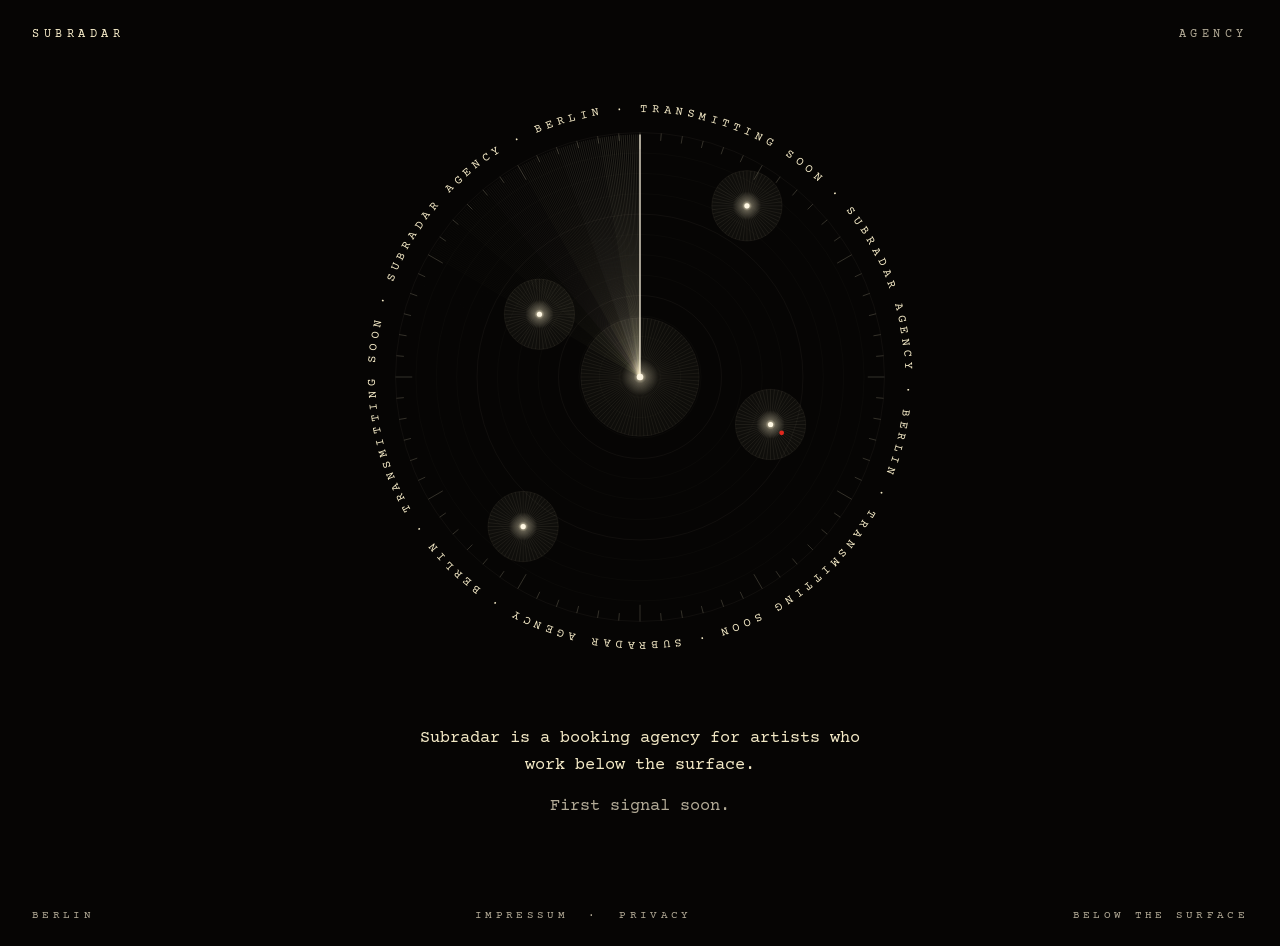
<file: index.html>
<!doctype html>
<html lang="en">
<head>
<meta charset="utf-8">
<meta name="viewport" content="width=device-width, initial-scale=1">
<title>Subradar Agency</title>
<meta name="description" content="Subradar is a booking agency for artists who work below the surface. Transmitting soon.">
<meta property="og:title" content="Subradar Agency">
<meta property="og:description" content="Booking for artists who work below the surface. Transmitting soon.">
<meta name="theme-color" content="#060504">
<link rel="icon" href="data:image/svg+xml,%3Csvg xmlns='http://www.w3.org/2000/svg' viewBox='0 0 32 32'%3E%3Crect width='32' height='32' fill='%23060504'/%3E%3Ccircle cx='16' cy='16' r='11' fill='none' stroke='%23F3E9C6' stroke-width='1'/%3E%3Ccircle cx='16' cy='16' r='2.5' fill='%23F3E9C6'/%3E%3Cline x1='16' y1='16' x2='16' y2='5' stroke='%23F3E9C6' stroke-width='1.5'/%3E%3C/svg%3E">
<style>
/* Courier Prime, Copyright 2015 The Courier Prime Project Authors, SIL Open Font License 1.1, self-hosted via Fontsource */
@font-face{font-family:'Courier Prime';font-style:normal;font-weight:400;font-display:swap;src:url([data-uri]) format('woff2');}
[hidden]{display:none !important}
body{margin:0;background:#060504}
a{color:#F3E9C6}a:hover{color:#FFFFFF}
input::placeholder,textarea::placeholder{color:#8C8574}
input:focus,textarea:focus{outline:none;border-color:#F3E9C6}
button:focus-visible{outline:1px solid #F3E9C6;outline-offset:3px}
@keyframes sr-spin{to{transform:rotate(360deg)}}
@keyframes sr-spin-rev{to{transform:rotate(-360deg)}}
.sr-ring{animation:sr-spin-rev 60s linear infinite}
@keyframes sr-blip{0%{opacity:1}8%{opacity:1}55%{opacity:0.14}100%{opacity:0.14}}
@keyframes sr-label{0%{opacity:0}3%{opacity:1}28%{opacity:1}42%{opacity:0}100%{opacity:0}}
.sr-sweep{animation:sr-spin 8s linear infinite}
.sr-blip{animation:sr-blip 8s linear infinite}
.sr-label{animation:sr-label 8s linear infinite}
@media (prefers-reduced-motion: reduce){.sr-anim{animation:none}.sr-label{opacity:1}}
</style>
</head>
<body>
<div style="min-height: 100vh; box-sizing: border-box; background: #060504; color: #F3E9C6; font-family: 'Courier Prime', 'Courier New', monospace; display: flex; flex-direction: column">
<header style="display: flex; justify-content: space-between; align-items: baseline; gap: 16px; padding: 28px 32px; font-size: 12px; letter-spacing: 0.38em">
<div>SUBRADAR</div>
<div style="color: #B3AB97">AGENCY</div>
</header>
<main style="flex: 1; width: 100%; max-width: 760px; margin: 0 auto; box-sizing: border-box; padding: 8px 24px 64px; display: flex; flex-direction: column; align-items: center; gap: 48px">
<div aria-hidden="true" style="width: 100%; max-width: 600px">
<svg viewBox="-24 -24 648 648" style="width: 100%; height: auto; display: block" aria-hidden="true"><defs><radialGradient id="glow"><stop offset="0" style="stop-color:#FFF4D2; stop-opacity:0.9"></stop><stop offset="0.35" style="stop-color:#F3E9C6; stop-opacity:0.28"></stop><stop offset="1" style="stop-color:#F3E9C6; stop-opacity:0"></stop></radialGradient></defs><circle cx="300" cy="300" r="22" fill="none" stroke="#F3E9C6" opacity="0.045" style="stroke-width:0.5"></circle><circle cx="300" cy="300" r="44" fill="none" stroke="#F3E9C6" opacity="0.045" style="stroke-width:0.5"></circle><circle cx="300" cy="300" r="66" fill="none" stroke="#F3E9C6" opacity="0.045" style="stroke-width:0.5"></circle><circle cx="300" cy="300" r="88" fill="none" stroke="#F3E9C6" opacity="0.1" style="stroke-width:0.5"></circle><circle cx="300" cy="300" r="110" fill="none" stroke="#F3E9C6" opacity="0.045" style="stroke-width:0.5"></circle><circle cx="300" cy="300" r="132" fill="none" stroke="#F3E9C6" opacity="0.045" style="stroke-width:0.5"></circle><circle cx="300" cy="300" r="154" fill="none" stroke="#F3E9C6" opacity="0.045" style="stroke-width:0.5"></circle><circle cx="300" cy="300" r="176" fill="none" stroke="#F3E9C6" opacity="0.1" style="stroke-width:0.5"></circle><circle cx="300" cy="300" r="198" fill="none" stroke="#F3E9C6" opacity="0.045" style="stroke-width:0.5"></circle><circle cx="300" cy="300" r="220" fill="none" stroke="#F3E9C6" opacity="0.045" style="stroke-width:0.5"></circle><circle cx="300" cy="300" r="242" fill="none" stroke="#F3E9C6" opacity="0.045" style="stroke-width:0.5"></circle><circle cx="300" cy="300" r="264" fill="none" stroke="#F3E9C6" opacity="0.1" style="stroke-width:0.5"></circle><path d="M546.0 300.0L564.0 300.0M555.0 322.3L563.0 323.0M552.1 344.5L560.0 345.8M547.3 366.3L555.0 368.3M540.6 387.6L548.1 390.3M532.0 408.2L539.3 411.6M513.0 423.0L528.6 432.0M509.7 446.8L516.3 451.4M496.1 464.6L502.2 469.7M481.0 481.0L486.7 486.7M464.6 496.1L469.7 502.2M446.8 509.7L451.4 516.3M423.0 513.0L432.0 528.6M408.2 532.0L411.6 539.3M387.6 540.6L390.3 548.1M366.3 547.3L368.3 555.0M344.5 552.1L345.8 560.0M322.3 555.0L323.0 563.0M300.0 546.0L300.0 564.0M277.7 555.0L277.0 563.0M255.5 552.1L254.2 560.0M233.7 547.3L231.7 555.0M212.4 540.6L209.7 548.1M191.8 532.0L188.4 539.3M177.0 513.0L168.0 528.6M153.2 509.7L148.6 516.3M135.4 496.1L130.3 502.2M119.0 481.0L113.3 486.7M103.9 464.6L97.8 469.7M90.3 446.8L83.7 451.4M87.0 423.0L71.4 432.0M68.0 408.2L60.7 411.6M59.4 387.6L51.9 390.3M52.7 366.3L45.0 368.3M47.9 344.5L40.0 345.8M45.0 322.3L37.0 323.0M54.0 300.0L36.0 300.0M45.0 277.7L37.0 277.0M47.9 255.5L40.0 254.2M52.7 233.7L45.0 231.7M59.4 212.4L51.9 209.7M68.0 191.8L60.7 188.4M87.0 177.0L71.4 168.0M90.3 153.2L83.7 148.6M103.9 135.4L97.8 130.3M119.0 119.0L113.3 113.3M135.4 103.9L130.3 97.8M153.2 90.3L148.6 83.7M177.0 87.0L168.0 71.4M191.8 68.0L188.4 60.7M212.4 59.4L209.7 51.9M233.7 52.7L231.7 45.0M255.5 47.9L254.2 40.0M277.7 45.0L277.0 37.0M300.0 54.0L300.0 36.0M322.3 45.0L323.0 37.0M344.5 47.9L345.8 40.0M366.3 52.7L368.3 45.0M387.6 59.4L390.3 51.9M408.2 68.0L411.6 60.7M423.0 87.0L432.0 71.4M446.8 90.3L451.4 83.7M464.6 103.9L469.7 97.8M481.0 119.0L486.7 113.3M496.1 135.4L502.2 130.3M509.7 153.2L516.3 148.6M513.0 177.0L528.6 168.0M532.0 191.8L539.3 188.4M540.6 212.4L548.1 209.7M547.3 233.7L555.0 231.7M552.1 255.5L560.0 254.2M555.0 277.7L563.0 277.0" fill="none" stroke="#F3E9C6" opacity="0.35" style="stroke-width:0.6"></path><g class="sr-sweep sr-anim" style="transform-origin: 300px 300px; transform-box: view-box"><path d="M300 300L300.0 38.0M300 300L297.7 38.0M300 300L295.4 38.0M300 300L293.1 38.1M300 300L290.9 38.2M300 300L288.6 38.2M300 300L286.3 38.4M300 300L284.0 38.5M300 300L281.7 38.6M300 300L279.4 38.8M300 300L277.2 39.0M300 300L274.9 39.2M300 300L272.6 39.4M300 300L270.3 39.7M300 300L268.1 40.0M300 300L265.8 40.2M300 300L263.5 40.5M300 300L261.3 40.9M300 300L259.0 41.2M300 300L256.8 41.6" fill="none" stroke="#F3E9C6" opacity="0.300" style="stroke-width:0.45"></path><path d="M300 300L254.5 42.0M300 300L252.3 42.4M300 300L250.0 42.8M300 300L247.8 43.3M300 300L245.5 43.7M300 300L243.3 44.2M300 300L241.1 44.7M300 300L238.8 45.2M300 300L236.6 45.8M300 300L234.4 46.3M300 300L232.2 46.9M300 300L230.0 47.5M300 300L227.8 48.1M300 300L225.6 48.8M300 300L223.4 49.4M300 300L221.2 50.1M300 300L219.0 50.8M300 300L216.9 51.5M300 300L214.7 52.3M300 300L212.5 53.0" fill="none" stroke="#F3E9C6" opacity="0.234" style="stroke-width:0.45"></path><path d="M300 300L210.4 53.8M300 300L208.2 54.6M300 300L206.1 55.4M300 300L204.0 56.2M300 300L201.9 57.1M300 300L199.7 57.9M300 300L197.6 58.8M300 300L195.5 59.7M300 300L193.4 60.7M300 300L191.4 61.6M300 300L189.3 62.5M300 300L187.2 63.5M300 300L185.1 64.5M300 300L183.1 65.5M300 300L181.1 66.6M300 300L179.0 67.6M300 300L177.0 68.7M300 300L175.0 69.7M300 300L173.0 70.8M300 300L171.0 72.0" fill="none" stroke="#F3E9C6" opacity="0.175" style="stroke-width:0.45"></path><path d="M300 300L169.0 73.1M300 300L167.0 74.3M300 300L165.1 75.4M300 300L163.1 76.6M300 300L161.2 77.8M300 300L159.2 79.0M300 300L157.3 80.3M300 300L155.4 81.5M300 300L153.5 82.8M300 300L151.6 84.1M300 300L149.7 85.4M300 300L147.9 86.7M300 300L146.0 88.0M300 300L144.2 89.4M300 300L142.3 90.8M300 300L140.5 92.1M300 300L138.7 93.5M300 300L136.9 95.0M300 300L135.1 96.4M300 300L133.3 97.8" fill="none" stroke="#F3E9C6" opacity="0.123" style="stroke-width:0.45"></path><path d="M300 300L131.6 99.3M300 300L129.8 100.8M300 300L128.1 102.3M300 300L126.4 103.8M300 300L124.7 105.3M300 300L123.0 106.8M300 300L121.3 108.4M300 300L119.7 110.0M300 300L118.0 111.5M300 300L116.4 113.1M300 300L114.7 114.7M300 300L113.1 116.4M300 300L111.5 118.0M300 300L110.0 119.7M300 300L108.4 121.3M300 300L106.8 123.0M300 300L105.3 124.7M300 300L103.8 126.4M300 300L102.3 128.1M300 300L100.8 129.8" fill="none" stroke="#F3E9C6" opacity="0.077" style="stroke-width:0.45"></path><path d="M300 300L99.3 131.6M300 300L97.8 133.3M300 300L96.4 135.1M300 300L95.0 136.9M300 300L93.5 138.7M300 300L92.1 140.5M300 300L90.8 142.3M300 300L89.4 144.2M300 300L88.0 146.0M300 300L86.7 147.9M300 300L85.4 149.7M300 300L84.1 151.6M300 300L82.8 153.5M300 300L81.5 155.4M300 300L80.3 157.3M300 300L79.0 159.2M300 300L77.8 161.2M300 300L76.6 163.1M300 300L75.4 165.1M300 300L74.3 167.0" fill="none" stroke="#F3E9C6" opacity="0.040" style="stroke-width:0.45"></path><path d="M300 300L73.1 169.0M300 300L72.0 171.0M300 300L70.8 173.0M300 300L69.7 175.0M300 300L68.7 177.0M300 300L67.6 179.0M300 300L66.6 181.1M300 300L65.5 183.1M300 300L64.5 185.1M300 300L63.5 187.2M300 300L62.5 189.3M300 300L61.6 191.4M300 300L60.7 193.4M300 300L59.7 195.5M300 300L58.8 197.6M300 300L57.9 199.7M300 300L57.1 201.9M300 300L56.2 204.0M300 300L55.4 206.1M300 300L54.6 208.2" fill="none" stroke="#F3E9C6" opacity="0.013" style="stroke-width:0.45"></path><line x1="300" y1="300" x2="300.0" y2="38.0" stroke="#FFF8E4" opacity="0.95" style="stroke-width:1.4"></line></g><circle cx="300.0" cy="300.0" r="64" fill="#F3E9C6" opacity="0.030"></circle><path d="M300.0 300.0L364.0 300.0M300.0 300.0L363.9 304.2M300.0 300.0L363.5 308.4M300.0 300.0L362.8 312.5M300.0 300.0L361.8 316.6M300.0 300.0L360.6 320.6M300.0 300.0L359.1 324.5M300.0 300.0L357.4 328.3M300.0 300.0L355.4 332.0M300.0 300.0L353.2 335.6M300.0 300.0L350.8 339.0M300.0 300.0L348.1 342.2M300.0 300.0L345.3 345.3M300.0 300.0L342.2 348.1M300.0 300.0L339.0 350.8M300.0 300.0L335.6 353.2M300.0 300.0L332.0 355.4M300.0 300.0L328.3 357.4M300.0 300.0L324.5 359.1M300.0 300.0L320.6 360.6M300.0 300.0L316.6 361.8M300.0 300.0L312.5 362.8M300.0 300.0L308.4 363.5M300.0 300.0L304.2 363.9M300.0 300.0L300.0 364.0M300.0 300.0L295.8 363.9M300.0 300.0L291.6 363.5M300.0 300.0L287.5 362.8M300.0 300.0L283.4 361.8M300.0 300.0L279.4 360.6M300.0 300.0L275.5 359.1M300.0 300.0L271.7 357.4M300.0 300.0L268.0 355.4M300.0 300.0L264.4 353.2M300.0 300.0L261.0 350.8M300.0 300.0L257.8 348.1M300.0 300.0L254.7 345.3M300.0 300.0L251.9 342.2M300.0 300.0L249.2 339.0M300.0 300.0L246.8 335.6M300.0 300.0L244.6 332.0M300.0 300.0L242.6 328.3M300.0 300.0L240.9 324.5M300.0 300.0L239.4 320.6M300.0 300.0L238.2 316.6M300.0 300.0L237.2 312.5M300.0 300.0L236.5 308.4M300.0 300.0L236.1 304.2M300.0 300.0L236.0 300.0M300.0 300.0L236.1 295.8M300.0 300.0L236.5 291.6M300.0 300.0L237.2 287.5M300.0 300.0L238.2 283.4M300.0 300.0L239.4 279.4M300.0 300.0L240.9 275.5M300.0 300.0L242.6 271.7M300.0 300.0L244.6 268.0M300.0 300.0L246.8 264.4M300.0 300.0L249.2 261.0M300.0 300.0L251.9 257.8M300.0 300.0L254.7 254.7M300.0 300.0L257.8 251.9M300.0 300.0L261.0 249.2M300.0 300.0L264.4 246.8M300.0 300.0L268.0 244.6M300.0 300.0L271.7 242.6M300.0 300.0L275.5 240.9M300.0 300.0L279.4 239.4M300.0 300.0L283.4 238.2M300.0 300.0L287.5 237.2M300.0 300.0L291.6 236.5M300.0 300.0L295.8 236.1M300.0 300.0L300.0 236.0M300.0 300.0L304.2 236.1M300.0 300.0L308.4 236.5M300.0 300.0L312.5 237.2M300.0 300.0L316.6 238.2M300.0 300.0L320.6 239.4M300.0 300.0L324.5 240.9M300.0 300.0L328.3 242.6M300.0 300.0L332.0 244.6M300.0 300.0L335.6 246.8M300.0 300.0L339.0 249.2M300.0 300.0L342.2 251.9M300.0 300.0L345.3 254.7M300.0 300.0L348.1 257.8M300.0 300.0L350.8 261.0M300.0 300.0L353.2 264.4M300.0 300.0L355.4 268.0M300.0 300.0L357.4 271.7M300.0 300.0L359.1 275.5M300.0 300.0L360.6 279.4M300.0 300.0L361.8 283.4M300.0 300.0L362.8 287.5M300.0 300.0L363.5 291.6M300.0 300.0L363.9 295.8" fill="none" stroke="#F3E9C6" opacity="0.136" style="stroke-width:0.45"></path><circle cx="300.0" cy="300.0" r="64" fill="none" stroke="#F3E9C6" opacity="0.085" style="stroke-width:0.6"></circle><circle cx="300.0" cy="300.0" r="19.8" fill="url(#glow)" opacity="0.85"></circle><circle cx="300.0" cy="300.0" r="3.6" fill="#FFF8E4" opacity="0.94"></circle><g class="sr-blip sr-anim" style="animation-delay: -5.56s"><circle cx="441.0" cy="351.3" r="38" fill="#F3E9C6" opacity="0.035"></circle><path d="M441.0 351.3L479.0 351.3M441.0 351.3L478.7 355.6M441.0 351.3L478.0 359.8M441.0 351.3L476.8 363.9M441.0 351.3L475.2 367.8M441.0 351.3L473.1 371.5M441.0 351.3L470.7 375.0M441.0 351.3L467.8 378.2M441.0 351.3L464.6 381.0M441.0 351.3L461.2 383.5M441.0 351.3L457.4 385.5M441.0 351.3L453.5 387.2M441.0 351.3L449.4 388.4M441.0 351.3L445.2 389.1M441.0 351.3L441.0 389.3M441.0 351.3L436.7 389.1M441.0 351.3L432.5 388.4M441.0 351.3L428.4 387.2M441.0 351.3L424.5 385.5M441.0 351.3L420.7 383.5M441.0 351.3L417.3 381.0M441.0 351.3L414.1 378.2M441.0 351.3L411.2 375.0M441.0 351.3L408.8 371.5M441.0 351.3L406.7 367.8M441.0 351.3L405.1 363.9M441.0 351.3L403.9 359.8M441.0 351.3L403.2 355.6M441.0 351.3L403.0 351.3M441.0 351.3L403.2 347.0M441.0 351.3L403.9 342.8M441.0 351.3L405.1 338.8M441.0 351.3L406.7 334.8M441.0 351.3L408.8 331.1M441.0 351.3L411.2 327.6M441.0 351.3L414.1 324.4M441.0 351.3L417.3 321.6M441.0 351.3L420.7 319.1M441.0 351.3L424.5 317.1M441.0 351.3L428.4 315.4M441.0 351.3L432.5 314.3M441.0 351.3L436.7 313.5M441.0 351.3L441.0 313.3M441.0 351.3L445.2 313.5M441.0 351.3L449.4 314.3M441.0 351.3L453.5 315.4M441.0 351.3L457.4 317.1M441.0 351.3L461.2 319.1M441.0 351.3L464.6 321.6M441.0 351.3L467.8 324.4M441.0 351.3L470.7 327.6M441.0 351.3L473.1 331.1M441.0 351.3L475.2 334.8M441.0 351.3L476.8 338.8M441.0 351.3L478.0 342.8M441.0 351.3L478.7 347.0" fill="none" stroke="#F3E9C6" opacity="0.160" style="stroke-width:0.45"></path><circle cx="441.0" cy="351.3" r="38" fill="none" stroke="#F3E9C6" opacity="0.100" style="stroke-width:0.6"></circle><circle cx="441.0" cy="351.3" r="15.399999999999999" fill="url(#glow)" opacity="1.00"></circle><circle cx="441.0" cy="351.3" r="2.8" fill="#FFF8E4" opacity="1.00"></circle><circle cx="453.0" cy="360.3" r="2.6" fill="#E0281E"></circle></g><g class="sr-blip sr-anim" style="animation-delay: -3.16s"><circle cx="173.8" cy="461.5" r="38" fill="#F3E9C6" opacity="0.035"></circle><path d="M173.8 461.5L211.8 461.5M173.8 461.5L211.6 465.8M173.8 461.5L210.8 470.0M173.8 461.5L209.7 474.1M173.8 461.5L208.0 478.0M173.8 461.5L206.0 481.8M173.8 461.5L203.5 485.2M173.8 461.5L200.7 488.4M173.8 461.5L197.5 491.3M173.8 461.5L194.0 493.7M173.8 461.5L190.3 495.8M173.8 461.5L186.3 497.4M173.8 461.5L182.2 498.6M173.8 461.5L178.0 499.3M173.8 461.5L173.8 499.5M173.8 461.5L169.5 499.3M173.8 461.5L165.3 498.6M173.8 461.5L161.2 497.4M173.8 461.5L157.3 495.8M173.8 461.5L153.6 493.7M173.8 461.5L150.1 491.3M173.8 461.5L146.9 488.4M173.8 461.5L144.1 485.2M173.8 461.5L141.6 481.8M173.8 461.5L139.6 478.0M173.8 461.5L137.9 474.1M173.8 461.5L136.7 470.0M173.8 461.5L136.0 465.8M173.8 461.5L135.8 461.5M173.8 461.5L136.0 457.3M173.8 461.5L136.7 453.1M173.8 461.5L137.9 449.0M173.8 461.5L139.6 445.1M173.8 461.5L141.6 441.3M173.8 461.5L144.1 437.8M173.8 461.5L146.9 434.7M173.8 461.5L150.1 431.8M173.8 461.5L153.6 429.4M173.8 461.5L157.3 427.3M173.8 461.5L161.2 425.7M173.8 461.5L165.3 424.5M173.8 461.5L169.5 423.8M173.8 461.5L173.8 423.5M173.8 461.5L178.0 423.8M173.8 461.5L182.2 424.5M173.8 461.5L186.3 425.7M173.8 461.5L190.3 427.3M173.8 461.5L194.0 429.4M173.8 461.5L197.5 431.8M173.8 461.5L200.7 434.7M173.8 461.5L203.5 437.8M173.8 461.5L206.0 441.3M173.8 461.5L208.0 445.1M173.8 461.5L209.7 449.0M173.8 461.5L210.8 453.1M173.8 461.5L211.6 457.3" fill="none" stroke="#F3E9C6" opacity="0.160" style="stroke-width:0.45"></path><circle cx="173.8" cy="461.5" r="38" fill="none" stroke="#F3E9C6" opacity="0.100" style="stroke-width:0.6"></circle><circle cx="173.8" cy="461.5" r="15.399999999999999" fill="url(#glow)" opacity="1.00"></circle><circle cx="173.8" cy="461.5" r="2.8" fill="#FFF8E4" opacity="1.00"></circle></g><g class="sr-blip sr-anim" style="animation-delay: -1.29s"><circle cx="191.4" cy="232.2" r="38" fill="#F3E9C6" opacity="0.035"></circle><path d="M191.4 232.2L229.4 232.2M191.4 232.2L229.2 236.4M191.4 232.2L228.5 240.6M191.4 232.2L227.3 244.7M191.4 232.2L225.7 248.7M191.4 232.2L223.6 252.4M191.4 232.2L221.2 255.9M191.4 232.2L218.3 259.0M191.4 232.2L215.1 261.9M191.4 232.2L211.7 264.3M191.4 232.2L207.9 266.4M191.4 232.2L204.0 268.0M191.4 232.2L199.9 269.2M191.4 232.2L195.7 269.9M191.4 232.2L191.4 270.2M191.4 232.2L187.2 269.9M191.4 232.2L183.0 269.2M191.4 232.2L178.9 268.0M191.4 232.2L175.0 266.4M191.4 232.2L171.2 264.3M191.4 232.2L167.8 261.9M191.4 232.2L164.6 259.0M191.4 232.2L161.7 255.9M191.4 232.2L159.3 252.4M191.4 232.2L157.2 248.7M191.4 232.2L155.6 244.7M191.4 232.2L154.4 240.6M191.4 232.2L153.7 236.4M191.4 232.2L153.4 232.2M191.4 232.2L153.7 227.9M191.4 232.2L154.4 223.7M191.4 232.2L155.6 219.6M191.4 232.2L157.2 215.7M191.4 232.2L159.3 212.0M191.4 232.2L161.7 208.5M191.4 232.2L164.6 205.3M191.4 232.2L167.8 202.5M191.4 232.2L171.2 200.0M191.4 232.2L175.0 197.9M191.4 232.2L178.9 196.3M191.4 232.2L183.0 195.1M191.4 232.2L187.2 194.4M191.4 232.2L191.4 194.2M191.4 232.2L195.7 194.4M191.4 232.2L199.9 195.1M191.4 232.2L204.0 196.3M191.4 232.2L207.9 197.9M191.4 232.2L211.7 200.0M191.4 232.2L215.1 202.5M191.4 232.2L218.3 205.3M191.4 232.2L221.2 208.5M191.4 232.2L223.6 212.0M191.4 232.2L225.7 215.7M191.4 232.2L227.3 219.6M191.4 232.2L228.5 223.7M191.4 232.2L229.2 227.9" fill="none" stroke="#F3E9C6" opacity="0.160" style="stroke-width:0.45"></path><circle cx="191.4" cy="232.2" r="38" fill="none" stroke="#F3E9C6" opacity="0.100" style="stroke-width:0.6"></circle><circle cx="191.4" cy="232.2" r="15.399999999999999" fill="url(#glow)" opacity="1.00"></circle><circle cx="191.4" cy="232.2" r="2.8" fill="#FFF8E4" opacity="1.00"></circle></g><g class="sr-blip sr-anim" style="animation-delay: -7.29s"><circle cx="415.5" cy="115.1" r="38" fill="#F3E9C6" opacity="0.035"></circle><path d="M415.5 115.1L453.5 115.1M415.5 115.1L453.3 119.4M415.5 115.1L452.6 123.6M415.5 115.1L451.4 127.7M415.5 115.1L449.8 131.6M415.5 115.1L447.7 135.3M415.5 115.1L445.2 138.8M415.5 115.1L442.4 142.0M415.5 115.1L439.2 144.8M415.5 115.1L435.7 147.3M415.5 115.1L432.0 149.4M415.5 115.1L428.1 151.0M415.5 115.1L424.0 152.2M415.5 115.1L419.8 152.9M415.5 115.1L415.5 153.1M415.5 115.1L411.3 152.9M415.5 115.1L407.1 152.2M415.5 115.1L403.0 151.0M415.5 115.1L399.0 149.4M415.5 115.1L395.3 147.3M415.5 115.1L391.8 144.8M415.5 115.1L388.7 142.0M415.5 115.1L385.8 138.8M415.5 115.1L383.3 135.3M415.5 115.1L381.3 131.6M415.5 115.1L379.7 127.7M415.5 115.1L378.5 123.6M415.5 115.1L377.8 119.4M415.5 115.1L377.5 115.1M415.5 115.1L377.8 110.9M415.5 115.1L378.5 106.7M415.5 115.1L379.7 102.6M415.5 115.1L381.3 98.6M415.5 115.1L383.3 94.9M415.5 115.1L385.8 91.4M415.5 115.1L388.7 88.3M415.5 115.1L391.8 85.4M415.5 115.1L395.3 82.9M415.5 115.1L399.0 80.9M415.5 115.1L403.0 79.3M415.5 115.1L407.1 78.1M415.5 115.1L411.3 77.4M415.5 115.1L415.5 77.1M415.5 115.1L419.8 77.4M415.5 115.1L424.0 78.1M415.5 115.1L428.1 79.3M415.5 115.1L432.0 80.9M415.5 115.1L435.7 82.9M415.5 115.1L439.2 85.4M415.5 115.1L442.4 88.3M415.5 115.1L445.2 91.4M415.5 115.1L447.7 94.9M415.5 115.1L449.8 98.6M415.5 115.1L451.4 102.6M415.5 115.1L452.6 106.7M415.5 115.1L453.3 110.9" fill="none" stroke="#F3E9C6" opacity="0.160" style="stroke-width:0.45"></path><circle cx="415.5" cy="115.1" r="38" fill="none" stroke="#F3E9C6" opacity="0.100" style="stroke-width:0.6"></circle><circle cx="415.5" cy="115.1" r="15.399999999999999" fill="url(#glow)" opacity="1.00"></circle><circle cx="415.5" cy="115.1" r="2.8" fill="#FFF8E4" opacity="1.00"></circle></g><defs><path id="sr-ring" d="M300 14 A286 286 0 1 1 300 586 A286 286 0 1 1 300 14"></path></defs><g class="sr-ring sr-anim" style="transform-origin: 300px 300px; transform-box: view-box"><text fill="#F3E9C6" style="font-family: Courier Prime, Courier New, monospace; font-size: 13px; letter-spacing: 2px"><textPath href="#sr-ring" startOffset="0" textLength="1780" lengthAdjust="spacing">TRANSMITTING SOON · SUBRADAR AGENCY · BERLIN · TRANSMITTING SOON · SUBRADAR AGENCY · BERLIN · TRANSMITTING SOON · SUBRADAR AGENCY · BERLIN ·</textPath></text></g></svg>
</div>
<section style="width: 100%; max-width: 440px; display: flex; flex-direction: column; gap: 40px">
<div style="display: flex; flex-direction: column; gap: 14px; font-size: 17px; line-height: 1.6; text-align: center">
<p style="margin: 0">Subradar is a booking agency for artists who work below the surface.</p>
<p style="margin: 0; color: #B3AB97">First signal soon.<span id="sr-invite"> Leave your address to receive it.</span></p>
</div>
<div id="sr-sent" role="status" hidden style="border-top: 1px solid #3A352C; padding-top: 28px; font-size: 13px; letter-spacing: 0.22em">YOU ARE ON THE FREQUENCY.</div>
<form id="sr-form" novalidate style="display: flex; flex-wrap: wrap; align-items: flex-end; gap: 16px; border-top: 1px solid #3A352C; padding-top: 28px">
<div style="flex: 1 1 220px; display: flex; flex-direction: column; gap: 8px">
<label for="sr-email" style="font-size: 11px; letter-spacing: 0.3em; color: #B3AB97">EMAIL</label>
<input id="sr-email" name="email" type="email" required="" autocomplete="email" style="background: transparent; border: none; border-bottom: 1px solid #3A352C; color: #F3E9C6; font-family: inherit; font-size: 16px; padding: 10px 0; min-height: 44px; box-sizing: border-box">
</div>
<button type="submit" style="min-height: 44px; padding: 0 22px; background: transparent; color: #F3E9C6; border: 1px solid #F3E9C6; font-family: inherit; font-size: 12px; letter-spacing: 0.32em; cursor: pointer">TUNE IN</button>
</form>
</section>
</main>
<footer style="display: flex; justify-content: space-between; flex-wrap: wrap; gap: 12px; padding: 24px 32px; font-size: 11px; letter-spacing: 0.3em; color: #B3AB97">
<div>BERLIN</div>
<div><a href="/impressum" style="color: inherit; text-decoration: none">IMPRESSUM</a> &nbsp;&middot;&nbsp; <a href="/privacy" style="color: inherit; text-decoration: none">PRIVACY</a></div>
<div>BELOW THE SURFACE</div>
</footer>
</div>
<script>
// Where sign-ups are sent. Set this to your form endpoint, see README.md.
const FORM_ENDPOINT = "";
const form = document.getElementById("sr-form");
const sent = document.getElementById("sr-sent");
// Until an endpoint is set, the sign-up form stays hidden so no address gets lost.
if (!FORM_ENDPOINT) { form.hidden = true; document.getElementById("sr-invite").hidden = true; }
form.addEventListener("submit", async (e) => {
  e.preventDefault();
  const email = form.elements.email;
  if (!email.checkValidity()) { email.reportValidity(); return; }
  const button = form.querySelector("button");
  button.disabled = true;
  try {
    {
      const res = await fetch(FORM_ENDPOINT, {
        method: "POST",
        headers: { "Content-Type": "application/json", "Accept": "application/json" },
        body: JSON.stringify({ email: email.value, _subject: "Subradar: new sign-up" })
      });
      if (!res.ok) throw new Error("send failed");
    }
    form.hidden = true;
    sent.hidden = false;
  } catch (err) {
    button.disabled = false;
    button.textContent = "TRY AGAIN";
  }
});
</script>
</body>
</html>
</file>
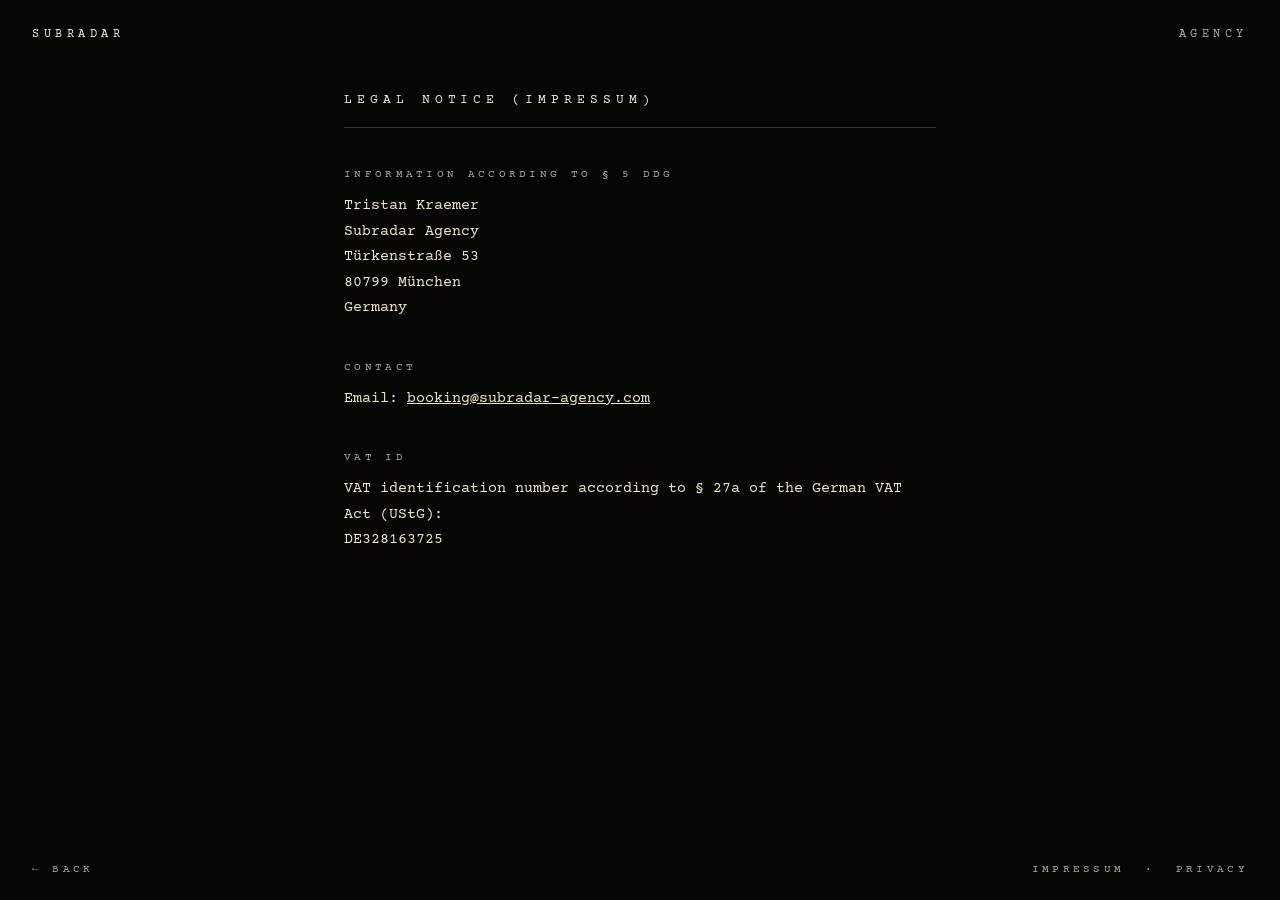
<file: impressum.html>
<!doctype html>
<html lang="en">
<head>
<meta charset="utf-8">
<meta name="viewport" content="width=device-width, initial-scale=1">
<title>Impressum · Subradar Agency</title>
<meta name="robots" content="noindex">
<meta name="theme-color" content="#060504">
<link rel="icon" href="data:image/svg+xml,%3Csvg xmlns='http://www.w3.org/2000/svg' viewBox='0 0 32 32'%3E%3Crect width='32' height='32' fill='%23060504'/%3E%3Ccircle cx='16' cy='16' r='11' fill='none' stroke='%23F3E9C6' stroke-width='1'/%3E%3Ccircle cx='16' cy='16' r='2.5' fill='%23F3E9C6'/%3E%3Cline x1='16' y1='16' x2='16' y2='5' stroke='%23F3E9C6' stroke-width='1.5'/%3E%3C/svg%3E">
<link rel="stylesheet" href="/font.css">
<style>
body{margin:0;background:#060504;color:#F3E9C6;font-family:'Courier Prime','Courier New',monospace}
.wrap{min-height:100vh;display:flex;flex-direction:column}
header,footer{display:flex;justify-content:space-between;align-items:baseline;flex-wrap:wrap;gap:12px;padding:28px 32px;letter-spacing:0.38em;font-size:12px}
footer{font-size:11px;letter-spacing:0.3em;color:#B3AB97;padding:24px 32px}
header a,footer a{color:inherit;text-decoration:none}
header a:hover,footer a:hover{color:#FFFFFF}
main{flex:1;width:100%;max-width:640px;margin:0 auto;box-sizing:border-box;padding:24px 24px 72px}
h1{font-weight:400;font-size:13px;letter-spacing:0.38em;margin:0 0 40px;padding-bottom:20px;border-bottom:1px solid #3A352C}
h2{font-weight:400;font-size:11px;letter-spacing:0.3em;color:#B3AB97;margin:40px 0 12px}
p,li{font-size:15px;line-height:1.7;margin:0 0 12px}
ul{padding-left:20px;margin:0 0 12px}
a{color:#F3E9C6}a:hover{color:#FFFFFF}
.muted{color:#B3AB97}
</style>
</head>
<body>
<div class="wrap">
<header><a href="/">SUBRADAR</a><span style="color:#B3AB97">AGENCY</span></header>
<main>
<h1>LEGAL NOTICE (IMPRESSUM)</h1>
<h2>INFORMATION ACCORDING TO &sect; 5 DDG</h2>
<p>Tristan Kraemer<br>Subradar Agency<br>T&uuml;rkenstra&szlig;e 53<br>80799 M&uuml;nchen<br>Germany</p>
<h2>CONTACT</h2>
<p>Email: <a href="mailto:booking@subradar-agency.com">booking@subradar-agency.com</a></p>
<h2>VAT ID</h2>
<p>VAT identification number according to &sect; 27a of the German VAT Act (UStG):<br>DE328163725</p>
</main>
<footer><a href="/">&larr; BACK</a><span><a href="/impressum">IMPRESSUM</a> &nbsp;&middot;&nbsp; <a href="/privacy">PRIVACY</a></span></footer>
</div>
</body>
</html>
</file>
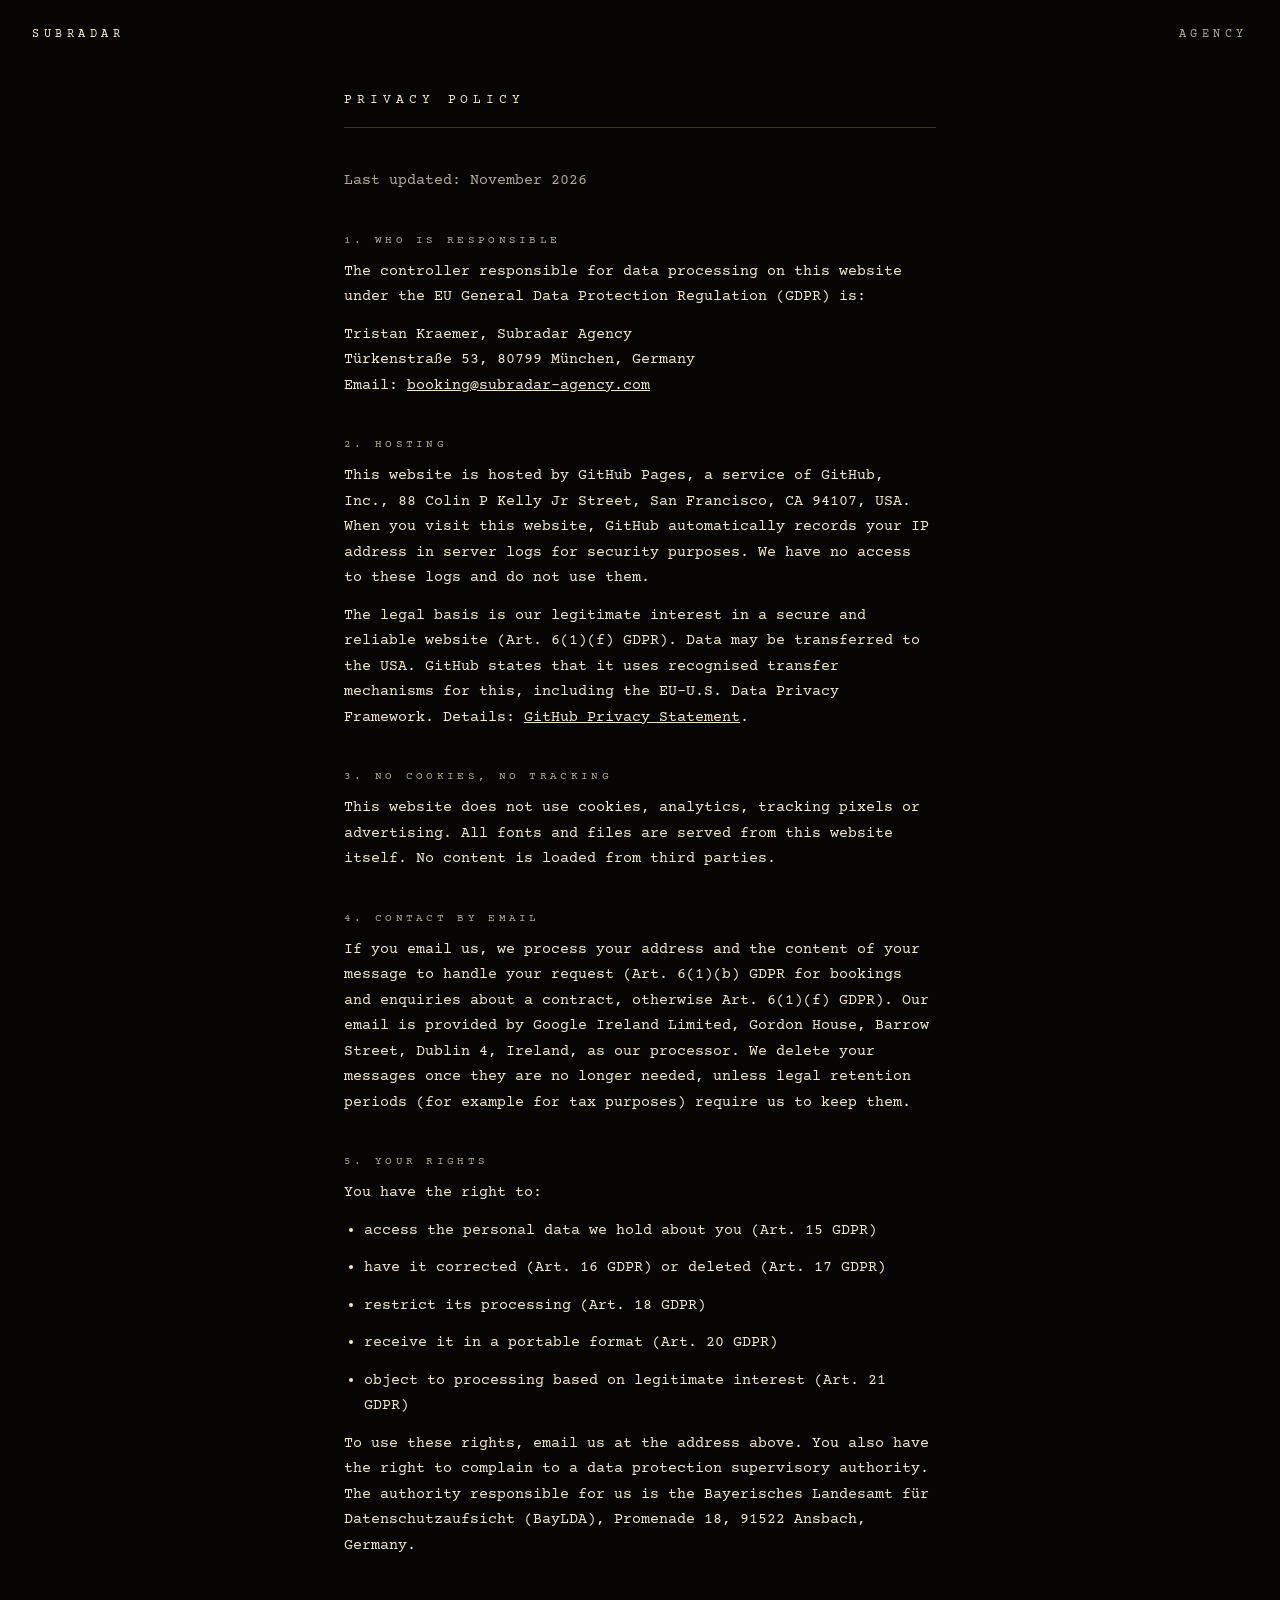
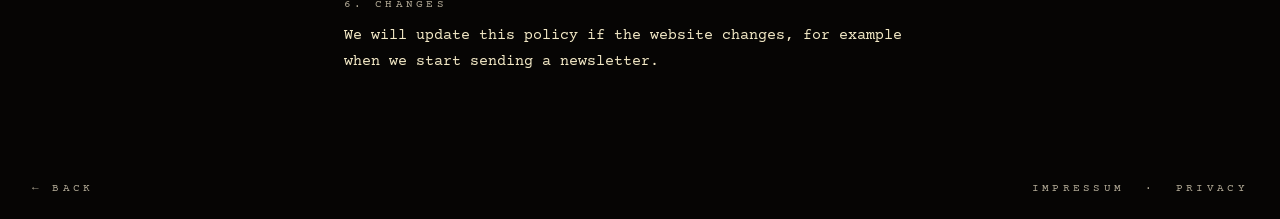
<file: privacy.html>
<!doctype html>
<html lang="en">
<head>
<meta charset="utf-8">
<meta name="viewport" content="width=device-width, initial-scale=1">
<title>Privacy · Subradar Agency</title>
<meta name="robots" content="noindex">
<meta name="theme-color" content="#060504">
<link rel="icon" href="data:image/svg+xml,%3Csvg xmlns='http://www.w3.org/2000/svg' viewBox='0 0 32 32'%3E%3Crect width='32' height='32' fill='%23060504'/%3E%3Ccircle cx='16' cy='16' r='11' fill='none' stroke='%23F3E9C6' stroke-width='1'/%3E%3Ccircle cx='16' cy='16' r='2.5' fill='%23F3E9C6'/%3E%3Cline x1='16' y1='16' x2='16' y2='5' stroke='%23F3E9C6' stroke-width='1.5'/%3E%3C/svg%3E">
<link rel="stylesheet" href="/font.css">
<style>
body{margin:0;background:#060504;color:#F3E9C6;font-family:'Courier Prime','Courier New',monospace}
.wrap{min-height:100vh;display:flex;flex-direction:column}
header,footer{display:flex;justify-content:space-between;align-items:baseline;flex-wrap:wrap;gap:12px;padding:28px 32px;letter-spacing:0.38em;font-size:12px}
footer{font-size:11px;letter-spacing:0.3em;color:#B3AB97;padding:24px 32px}
header a,footer a{color:inherit;text-decoration:none}
header a:hover,footer a:hover{color:#FFFFFF}
main{flex:1;width:100%;max-width:640px;margin:0 auto;box-sizing:border-box;padding:24px 24px 72px}
h1{font-weight:400;font-size:13px;letter-spacing:0.38em;margin:0 0 40px;padding-bottom:20px;border-bottom:1px solid #3A352C}
h2{font-weight:400;font-size:11px;letter-spacing:0.3em;color:#B3AB97;margin:40px 0 12px}
p,li{font-size:15px;line-height:1.7;margin:0 0 12px}
ul{padding-left:20px;margin:0 0 12px}
a{color:#F3E9C6}a:hover{color:#FFFFFF}
.muted{color:#B3AB97}
</style>
</head>
<body>
<div class="wrap">
<header><a href="/">SUBRADAR</a><span style="color:#B3AB97">AGENCY</span></header>
<main>
<h1>PRIVACY POLICY</h1>
<p class="muted">Last updated: November 2026</p>
<h2>1. WHO IS RESPONSIBLE</h2>
<p>The controller responsible for data processing on this website under the EU General Data Protection Regulation (GDPR) is:</p>
<p>Tristan Kraemer, Subradar Agency<br>T&uuml;rkenstra&szlig;e 53, 80799 M&uuml;nchen, Germany<br>Email: <a href="mailto:booking@subradar-agency.com">booking@subradar-agency.com</a></p>
<h2>2. HOSTING</h2>
<p>This website is hosted by GitHub Pages, a service of GitHub, Inc., 88 Colin P Kelly Jr Street, San Francisco, CA 94107, USA. When you visit this website, GitHub automatically records your IP address in server logs for security purposes. We have no access to these logs and do not use them.</p>
<p>The legal basis is our legitimate interest in a secure and reliable website (Art. 6(1)(f) GDPR). Data may be transferred to the USA. GitHub states that it uses recognised transfer mechanisms for this, including the EU&ndash;U.S. Data Privacy Framework. Details: <a href="https://docs.github.com/en/site-policy/privacy-policies/github-general-privacy-statement" rel="noopener">GitHub Privacy Statement</a>.</p>
<h2>3. NO COOKIES, NO TRACKING</h2>
<p>This website does not use cookies, analytics, tracking pixels or advertising. All fonts and files are served from this website itself. No content is loaded from third parties.</p>
<h2>4. CONTACT BY EMAIL</h2>
<p>If you email us, we process your address and the content of your message to handle your request (Art. 6(1)(b) GDPR for bookings and enquiries about a contract, otherwise Art. 6(1)(f) GDPR). Our email is provided by Google Ireland Limited, Gordon House, Barrow Street, Dublin 4, Ireland, as our processor. We delete your messages once they are no longer needed, unless legal retention periods (for example for tax purposes) require us to keep them.</p>
<h2>5. YOUR RIGHTS</h2>
<p>You have the right to:</p>
<ul>
<li>access the personal data we hold about you (Art. 15 GDPR)</li>
<li>have it corrected (Art. 16 GDPR) or deleted (Art. 17 GDPR)</li>
<li>restrict its processing (Art. 18 GDPR)</li>
<li>receive it in a portable format (Art. 20 GDPR)</li>
<li>object to processing based on legitimate interest (Art. 21 GDPR)</li>
</ul>
<p>To use these rights, email us at the address above. You also have the right to complain to a data protection supervisory authority. The authority responsible for us is the Bayerisches Landesamt f&uuml;r Datenschutzaufsicht (BayLDA), Promenade 18, 91522 Ansbach, Germany.</p>
<h2>6. CHANGES</h2>
<p>We will update this policy if the website changes, for example when we start sending a newsletter.</p>
</main>
<footer><a href="/">&larr; BACK</a><span><a href="/impressum">IMPRESSUM</a> &nbsp;&middot;&nbsp; <a href="/privacy">PRIVACY</a></span></footer>
</div>
</body>
</html>
</file>
<file: font.css>
/* Courier Prime, Copyright 2015 The Courier Prime Project Authors, SIL Open Font License 1.1, self-hosted via Fontsource */
@font-face{font-family:'Courier Prime';font-style:normal;font-weight:400;font-display:swap;src:url([data-uri]) format('woff2');}
</file>
